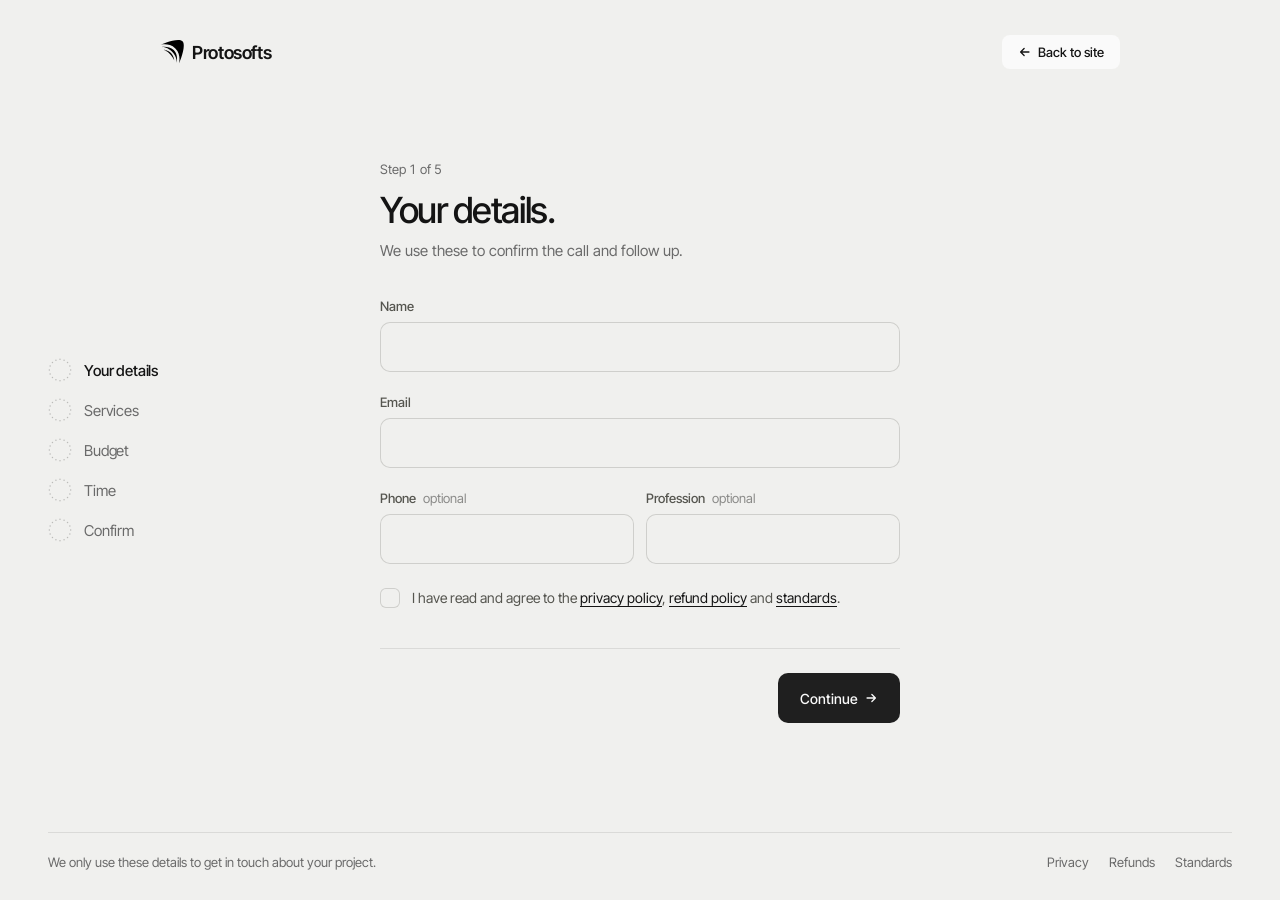
<file: book.html>
<!doctype html>
<html lang="en">
<head>
  <meta charset="utf-8">
  <meta name="viewport" content="width=device-width, initial-scale=1">
  <title>Book a call | Protosofts</title>
  <link rel="icon" type="image/svg+xml" href="static/img/favicon.svg">
  <meta name="description" content="Tell us about your project and pick a time for a call with Protosofts.">

  <link rel="preconnect" href="https://fonts.googleapis.com">
  <link rel="preconnect" href="https://fonts.gstatic.com" crossorigin>
  <link href="https://fonts.googleapis.com/css2?family=Inter+Tight:wght@400;500;600&display=swap" rel="stylesheet">

  <link rel="stylesheet" href="static/css/main.css">
  <link rel="stylesheet" href="static/css/book.css">
  <link rel="stylesheet" href="static/css/topbar.css">
  <link rel="stylesheet" href="static/css/responsive.css">
</head>
<body class="book">
  <svg width="0" height="0" style="position:absolute" aria-hidden="true" focusable="false">
    <symbol id="ring" viewBox="0 0 36 36">
      <circle class="ring__base" cx="18" cy="18" r="16" pathLength="100"/>
      <circle class="ring__cut" cx="18" cy="18" r="16" pathLength="100"/>
      <circle class="ring__arc" cx="18" cy="18" r="16" pathLength="100"/>
    </symbol>
  </svg>

  <header class="book__top">
    <script src="static/js/navbar.js" data-variant="page"></script>
  </header>

  <!-- Progress: a ring per step. The current ring is dotted and a solid arc grows around it as the step is filled in,
       a step you have passed gets a check (the arc still shows how much was really filled), upcoming steps are gray and dotted.
       Steps you have already reached are buttons, so you can go back. On desktop this sits at the left of the screen,
       vertically centered; on smaller screens it moves to the top. (static/js/booking.js) -->
  <nav class="rail" aria-label="Progress">
    <ol class="rail__steps">
      <li class="rail__step is-current">
        <button class="rail__btn" type="button" data-goto="0" aria-current="step">
          <span class="ring" aria-hidden="true"><svg class="ring__svg" viewBox="0 0 36 36"><use href="#ring"></use></svg><span class="ring__no">1</span><svg class="ring__check" viewBox="0 0 24 24"><path d="M20 6 9 17l-5-5"/></svg></span>
          <span class="rail__label">Your details</span>
        </button>
      </li>
      <li class="rail__step is-next">
        <button class="rail__btn" type="button" data-goto="1" disabled>
          <span class="ring" aria-hidden="true"><svg class="ring__svg" viewBox="0 0 36 36"><use href="#ring"></use></svg><span class="ring__no">2</span><svg class="ring__check" viewBox="0 0 24 24"><path d="M20 6 9 17l-5-5"/></svg></span>
          <span class="rail__label">Services</span>
        </button>
      </li>
      <li class="rail__step is-later">
        <button class="rail__btn" type="button" data-goto="2" disabled>
          <span class="ring" aria-hidden="true"><svg class="ring__svg" viewBox="0 0 36 36"><use href="#ring"></use></svg><span class="ring__no">3</span><svg class="ring__check" viewBox="0 0 24 24"><path d="M20 6 9 17l-5-5"/></svg></span>
          <span class="rail__label">Budget</span>
        </button>
      </li>
      <li class="rail__step is-later">
        <button class="rail__btn" type="button" data-goto="3" disabled>
          <span class="ring" aria-hidden="true"><svg class="ring__svg" viewBox="0 0 36 36"><use href="#ring"></use></svg><span class="ring__no">4</span><svg class="ring__check" viewBox="0 0 24 24"><path d="M20 6 9 17l-5-5"/></svg></span>
          <span class="rail__label">Time</span>
        </button>
      </li>
      <li class="rail__step is-later">
        <button class="rail__btn" type="button" data-goto="4" disabled>
          <span class="ring" aria-hidden="true"><svg class="ring__svg" viewBox="0 0 36 36"><use href="#ring"></use></svg><span class="ring__no">5</span><svg class="ring__check" viewBox="0 0 24 24"><path d="M20 6 9 17l-5-5"/></svg></span>
          <span class="rail__label">Confirm</span>
        </button>
      </li>
    </ol>
  </nav>

  <main class="book__main">
    <!-- To receive bookings, put a form endpoint in data-endpoint (for example a Formspree or Web3Forms URL).
         Each booking is sent to it as JSON. See static/js/booking.js. -->
    <form class="booking" id="booking" novalidate data-endpoint="https://script.google.com/macros/s/AKfycbww0EXFezFsXBDr07zxrYTepX_zZsKtabQNkqiAQvaUoEO_w1aq3YKmmoJ9x-L64VoHyg/exec" data-availability="https://script.google.com/macros/s/AKfycbww0EXFezFsXBDr07zxrYTepX_zZsKtabQNkqiAQvaUoEO_w1aq3YKmmoJ9x-L64VoHyg/exec">
      <noscript><p class="form-error">Please turn on JavaScript to book a call.</p></noscript>

      <!-- Step 1: details -->
      <section class="panel" data-panel="0" aria-labelledby="h-details">
        <header class="panel__head">
          <p class="panel__eyebrow">Step 1 of 5</p>
          <h1 class="book__h" id="h-details" tabindex="-1">Your details.</h1>
          <p class="book__sub">We use these to confirm the call and follow up.</p>
        </header>

        <div class="fields">
          <div class="field">
            <label class="field__label" for="f-name">Name</label>
            <input class="field__input" id="f-name" name="name" type="text" autocomplete="name" enterkeyhint="next" aria-describedby="e-name">
            <p class="field__error" id="e-name" aria-live="polite" hidden></p>
          </div>
          <div class="field">
            <label class="field__label" for="f-email">Email</label>
            <input class="field__input" id="f-email" name="email" type="email" inputmode="email" autocomplete="email" enterkeyhint="next" aria-describedby="e-email">
            <p class="field__error" id="e-email" aria-live="polite" hidden></p>
          </div>
          <div class="fields__row">
            <div class="field">
              <label class="field__label" for="f-phone">Phone <span class="field__opt">optional</span></label>
              <input class="field__input" id="f-phone" name="phone" type="tel" inputmode="tel" autocomplete="tel" enterkeyhint="next" aria-describedby="e-phone">
              <p class="field__error" id="e-phone" aria-live="polite" hidden></p>
            </div>
            <div class="field">
              <label class="field__label" for="f-profession">Profession <span class="field__opt">optional</span></label>
              <input class="field__input" id="f-profession" name="profession" type="text" autocomplete="organization-title" enterkeyhint="done">
            </div>
          </div>
        </div>
        <div class="agree">
          <label class="check" for="f-agree">
            <input class="check__input" type="checkbox" id="f-agree" name="agree" aria-describedby="e-agree">
            <span class="check__box" aria-hidden="true"><svg viewBox="0 0 24 24"><path d="M20 6 9 17l-5-5"/></svg></span>
            <span class="check__text">I have read and agree to the <a href="privacy.html" target="_blank" rel="noopener">privacy policy</a>, <a href="refunds.html" target="_blank" rel="noopener">refund policy</a> and <a href="standards.html" target="_blank" rel="noopener">standards</a>.</span>
          </label>
          <p class="field__error" id="e-agree" aria-live="polite" hidden></p>
        </div>
        <div class="hp" aria-hidden="true"><label>Website <input type="text" name="website" tabindex="-1" autocomplete="off"></label></div>

        <footer class="panel__foot">
          <button class="btn btn--dark btn--lg" type="submit">Continue <svg class="btn__arrow" viewBox="0 0 16 16" aria-hidden="true"><path d="M3.5 8h9M9 4l4 4-4 4"/></svg></button>
        </footer>
      </section>

      <!-- Step 2: services -->
      <section class="panel" data-panel="1" aria-labelledby="h-services" hidden>
        <header class="panel__head">
          <p class="panel__eyebrow">Step 2 of 5</p>
          <h1 class="book__h" id="h-services" tabindex="-1">What do you need?</h1>
          <p class="book__sub">Pick everything that applies.</p>
        </header>

        <fieldset class="group" aria-describedby="e-services">
          <legend class="field__label">Services <span class="field__opt">select all that apply</span></legend>
          <div class="opts">
            <label class="opt"><input type="checkbox" name="service" value="Launch Package"><span class="opt__box" aria-hidden="true"><svg viewBox="0 0 24 24"><path d="M20 6 9 17l-5-5"/></svg></span><span class="opt__text">Launch Package</span></label>
            <label class="opt"><input type="checkbox" name="service" value="Website"><span class="opt__box" aria-hidden="true"><svg viewBox="0 0 24 24"><path d="M20 6 9 17l-5-5"/></svg></span><span class="opt__text">Website</span></label>
            <label class="opt"><input type="checkbox" name="service" value="Branding"><span class="opt__box" aria-hidden="true"><svg viewBox="0 0 24 24"><path d="M20 6 9 17l-5-5"/></svg></span><span class="opt__text">Branding</span></label>
            <label class="opt"><input type="checkbox" name="service" value="Web design"><span class="opt__box" aria-hidden="true"><svg viewBox="0 0 24 24"><path d="M20 6 9 17l-5-5"/></svg></span><span class="opt__text">Web design</span></label>
            <label class="opt"><input type="checkbox" name="service" value="Automation"><span class="opt__box" aria-hidden="true"><svg viewBox="0 0 24 24"><path d="M20 6 9 17l-5-5"/></svg></span><span class="opt__text">Automation</span></label>
            <label class="opt"><input type="checkbox" name="service" value="Marketing"><span class="opt__box" aria-hidden="true"><svg viewBox="0 0 24 24"><path d="M20 6 9 17l-5-5"/></svg></span><span class="opt__text">Marketing</span></label>
          </div>
          <p class="field__error" id="e-services" aria-live="polite" hidden></p>
        </fieldset>

        <footer class="panel__foot">
          <button class="btn btn--ghost btn--lg" type="button" data-back><svg class="btn__arrow" viewBox="0 0 16 16" aria-hidden="true"><path d="M12.5 8h-9M7 4 3 8l4 4"/></svg> Back</button>
          <button class="btn btn--dark btn--lg" type="submit">Continue <svg class="btn__arrow" viewBox="0 0 16 16" aria-hidden="true"><path d="M3.5 8h9M9 4l4 4-4 4"/></svg></button>
        </footer>
      </section>

      <!-- Step 3: budget -->
      <section class="panel" data-panel="2" aria-labelledby="h-budget" hidden>
        <header class="panel__head">
          <p class="panel__eyebrow">Step 3 of 5</p>
          <h1 class="book__h" id="h-budget" tabindex="-1">What&rsquo;s your budget?</h1>
          <p class="book__sub">A rough range is fine. Choose one, or enter your own amount.</p>
        </header>

        <fieldset class="group" aria-describedby="e-budget">
          <legend class="field__label">Budget</legend>
          <!-- The ranges are filled in by booking.js in PKR or USD, following the visitor's IP country -->
          <div class="opts opts--radio" id="budget-opts"></div>
          <p class="field__error" id="e-budget" aria-live="polite" hidden></p>
        </fieldset>

        <div class="field custom" id="custom-budget" hidden>
          <label class="field__label" for="f-custom">Your budget</label>
          <div class="money">
            <span class="money__cur" id="money-cur">$</span>
            <input class="money__input" id="f-custom" name="customBudget" type="text" inputmode="numeric" autocomplete="off" aria-describedby="e-custom">
          </div>
          <p class="field__error" id="e-custom" aria-live="polite" hidden></p>
        </div>

        <footer class="panel__foot">
          <button class="btn btn--ghost btn--lg" type="button" data-back><svg class="btn__arrow" viewBox="0 0 16 16" aria-hidden="true"><path d="M12.5 8h-9M7 4 3 8l4 4"/></svg> Back</button>
          <button class="btn btn--dark btn--lg" type="submit">Continue <svg class="btn__arrow" viewBox="0 0 16 16" aria-hidden="true"><path d="M3.5 8h9M9 4l4 4-4 4"/></svg></button>
        </footer>
      </section>

      <!-- Step 4: pick a time for the call (built by static/js/calendar.js) -->
      <section class="panel panel--wide" data-panel="3" aria-labelledby="h-time" hidden>
        <header class="panel__head">
          <p class="panel__eyebrow">Step 4 of 5</p>
          <h1 class="book__h" id="h-time" tabindex="-1">Pick a time.</h1>
          <p class="book__sub">Choose a day and a time for the call.</p>
        </header>

        <div class="cal" id="cal">
          <!-- left: the month -->
          <div class="cal__left">
            <div class="cal__bar">
              <h2 class="cal__month" id="cal-month" aria-live="polite"></h2>
              <div class="cal__nav">
                <button class="cal__navbtn" type="button" id="cal-prev" aria-label="Previous month"><svg viewBox="0 0 16 16" aria-hidden="true"><path d="M10 3.5 5.5 8l4.5 4.5"/></svg></button>
                <button class="cal__navbtn" type="button" id="cal-next" aria-label="Next month"><svg viewBox="0 0 16 16" aria-hidden="true"><path d="M6 3.5 10.5 8 6 12.5"/></svg></button>
              </div>
            </div>
            <div class="cal__week" aria-hidden="true"><span>Mon</span><span>Tue</span><span>Wed</span><span>Thu</span><span>Fri</span><span>Sat</span><span>Sun</span></div>
            <div class="cal__grid" id="cal-grid"></div>
          </div>

          <!-- right (below on small screens): the times for the picked day, as a list or on a sliding ruler -->
          <div class="cal__times" id="cal-times">
            <p class="cal__hint" id="cal-hint">Pick a day to see the free times.</p>
            <div class="cal__head" id="cal-head" hidden>
              <p class="cal__when" id="cal-when"></p>
              <div class="cal__mode" role="group" aria-label="How to pick the time">
                <button type="button" class="cal__modebtn" data-mode="list" aria-pressed="true">List</button>
                <button type="button" class="cal__modebtn" data-mode="slide" aria-pressed="false">Slide</button>
              </div>
            </div>
            <div class="cal__slots" id="cal-slots" hidden></div>
            <div class="cal__ruler" id="cal-ruler" hidden></div>
          </div>

          <p class="cal__status" id="cal-status" aria-live="polite" hidden></p>
          <p class="cal__tz" id="cal-tz"></p>
        </div>
        <p class="field__error" id="e-time" aria-live="polite" hidden></p>

        <footer class="panel__foot">
          <button class="btn btn--ghost btn--lg" type="button" data-back><svg class="btn__arrow" viewBox="0 0 16 16" aria-hidden="true"><path d="M12.5 8h-9M7 4 3 8l4 4"/></svg> Back</button>
          <button class="btn btn--dark btn--lg" type="submit">Continue <svg class="btn__arrow" viewBox="0 0 16 16" aria-hidden="true"><path d="M3.5 8h9M9 4l4 4-4 4"/></svg></button>
        </footer>
      </section>

      <!-- Step 5: confirm -->
      <section class="panel" data-panel="4" aria-labelledby="h-confirm" hidden>
        <header class="panel__head">
          <p class="panel__eyebrow">Step 5 of 5</p>
          <h1 class="book__h" id="h-confirm" tabindex="-1">Check and confirm.</h1>
          <p class="book__sub">Review your details and add anything else we should know.</p>
        </header>

        <dl class="summary" id="summary"></dl>

        <div class="fields">
          <div class="field">
            <label class="field__label" for="f-note">Anything else? <span class="field__opt">optional</span></label>
            <textarea class="field__input field__input--area" id="f-note" name="note" rows="3"></textarea>
          </div>
        </div>
        <p class="form-error" id="e-submit" aria-live="polite" hidden></p>

        <footer class="panel__foot">
          <button class="btn btn--ghost btn--lg" type="button" data-back><svg class="btn__arrow" viewBox="0 0 16 16" aria-hidden="true"><path d="M12.5 8h-9M7 4 3 8l4 4"/></svg> Back</button>
          <button class="btn btn--dark btn--lg" type="submit" id="submit">Complete booking</button>
        </footer>
      </section>

      <!-- Done: the five step rings fly in from the left and land as one black tile with a check (booking.js, book.css) -->
      <section class="panel panel--done" data-panel="done" aria-labelledby="h-done" hidden>
        <div class="mark" aria-hidden="true"><svg viewBox="0 0 32 32"><path d="M8.5 16.6 13.7 21.8 23.5 10.4" pathLength="100"/></svg></div>

        <header class="done__head done__rise" style="--d:.1s">
          <h1 class="book__h" id="h-done" tabindex="-1">You&rsquo;re booked.</h1>
          <p class="book__sub" id="done-text"></p>
        </header>

        <div class="done__card done__rise" style="--d:.25s">
          <span class="done__zone" id="done-zone"></span>
          <p class="done__time" id="done-time"></p>
          <p class="done__day" id="done-day"></p>
        </div>

        <p class="done__meta done__rise" id="done-meta" style="--d:.4s"></p>

        <footer class="done__foot done__rise" style="--d:.5s">
          <a class="btn btn--dark btn--lg" href="index.html">Back to site</a>
        </footer>
      </section>
    </form>
  </main>

  <footer class="book__foot">
    <p class="book__foot-note">We only use these details to get in touch about your project.</p>
    <nav class="book__foot-nav" aria-label="Policies">
      <a href="privacy.html">Privacy</a>
      <a href="refunds.html">Refunds</a>
      <a href="standards.html">Standards</a>
    </nav>
  </footer>

  <script src="static/js/geo.js" defer></script>
  <script src="static/js/topbar.js" defer></script>
  <script src="static/js/calendar.js" defer></script>
  <script src="static/js/booking.js" defer></script>
</body>
</html>
</file>
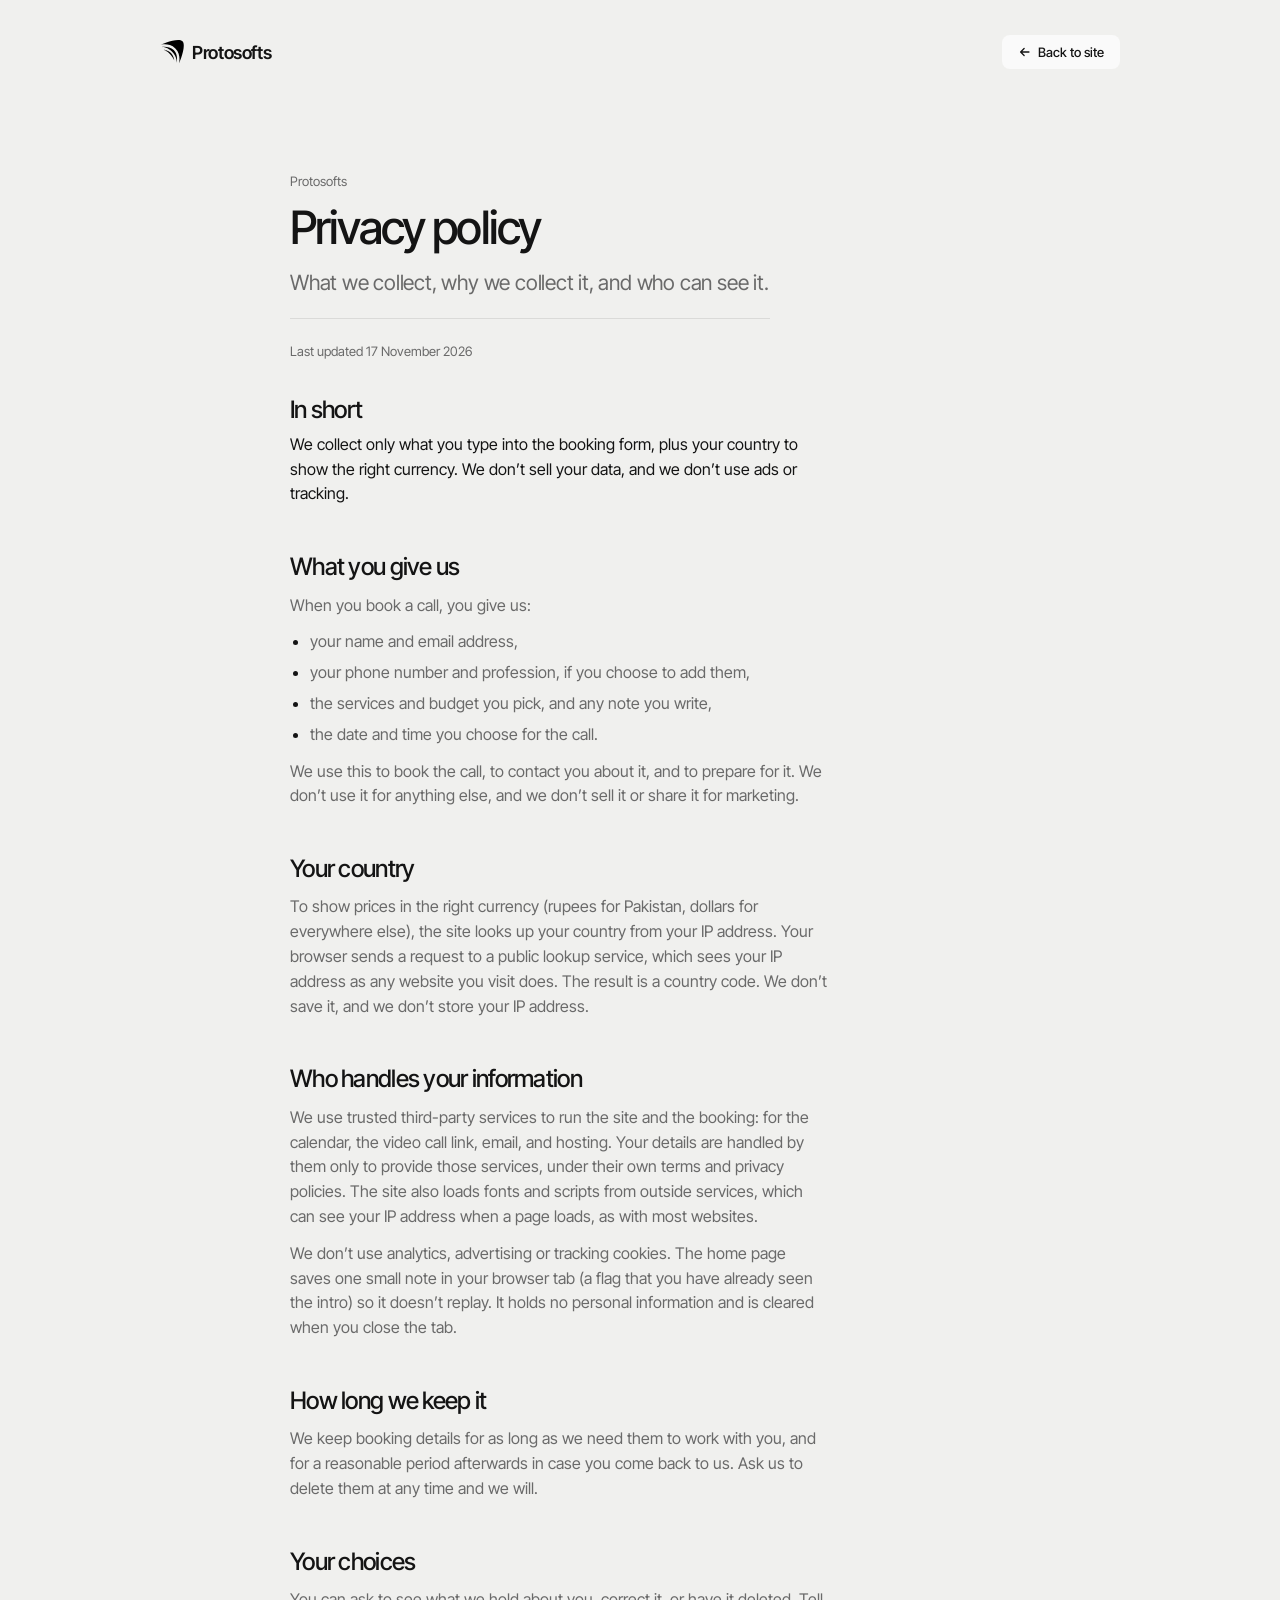
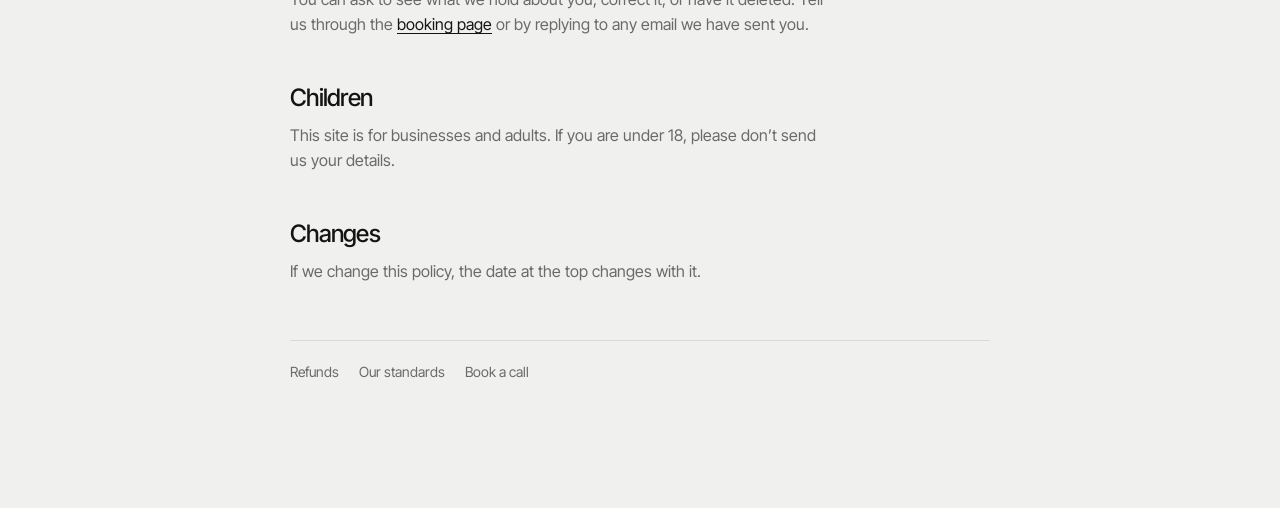
<file: privacy.html>
<!doctype html>
<html lang="en">
<head>
  <meta charset="utf-8">
  <meta name="viewport" content="width=device-width, initial-scale=1">
  <title>Privacy policy | Protosofts</title>
  <link rel="icon" type="image/svg+xml" href="static/img/favicon.svg">
  <meta name="description" content="What we collect, why we collect it, and who can see it.">

  <link rel="preconnect" href="https://fonts.googleapis.com">
  <link rel="preconnect" href="https://fonts.gstatic.com" crossorigin>
  <link href="https://fonts.googleapis.com/css2?family=Inter+Tight:wght@400;500;600&display=swap" rel="stylesheet">

  <link rel="stylesheet" href="static/css/main.css">
  <link rel="stylesheet" href="static/css/legal.css">
  <link rel="stylesheet" href="static/css/topbar.css">
  <link rel="stylesheet" href="static/css/responsive.css">
</head>
<body>

  <div class="legal-top">
    <script src="static/js/navbar.js" data-variant="page"></script>
  </div>

  <main class="legal">
    <div class="legal__inner">
      <span class="legal__eyebrow">Protosofts</span>
      <h1 class="legal__title">Privacy policy</h1>
      <p class="legal__lead">What we collect, why we collect it, and who can see it.</p>
      <p class="legal__updated">Last updated 17 November 2026</p>
      <div class="legal__sum"><h2>In short</h2><p>We collect only what you type into the booking form, plus your country to show the right currency. We don’t sell your data, and we don’t use ads or tracking.</p></div>

      <h2>What you give us</h2>
      <p>When you book a call, you give us:</p>
      <ul>
        <li>your name and email address,</li>
        <li>your phone number and profession, if you choose to add them,</li>
        <li>the services and budget you pick, and any note you write,</li>
        <li>the date and time you choose for the call.</li>
      </ul>
      <p>We use this to book the call, to contact you about it, and to prepare for it. We don’t use it for anything else, and we don’t sell it or share it for marketing.</p>

      <h2>Your country</h2>
      <p>To show prices in the right currency (rupees for Pakistan, dollars for everywhere else), the site looks up your country from your IP address. Your browser sends a request to a public lookup service, which sees your IP address as any website you visit does. The result is a country code. We don’t save it, and we don’t store your IP address.</p>

      <h2>Who handles your information</h2>
      <p>We use trusted third-party services to run the site and the booking: for the calendar, the video call link, email, and hosting. Your details are handled by them only to provide those services, under their own terms and privacy policies. The site also loads fonts and scripts from outside services, which can see your IP address when a page loads, as with most websites.</p>
      <p>We don’t use analytics, advertising or tracking cookies. The home page saves one small note in your browser tab (a flag that you have already seen the intro) so it doesn’t replay. It holds no personal information and is cleared when you close the tab.</p>

      <h2>How long we keep it</h2>
      <p>We keep booking details for as long as we need them to work with you, and for a reasonable period afterwards in case you come back to us. Ask us to delete them at any time and we will.</p>

      <h2>Your choices</h2>
      <p>You can ask to see what we hold about you, correct it, or have it deleted. Tell us through the <a href="book.html">booking page</a> or by replying to any email we have sent you.</p>

      <h2>Children</h2>
      <p>This site is for businesses and adults. If you are under 18, please don’t send us your details.</p>

      <h2>Changes</h2>
      <p>If we change this policy, the date at the top changes with it.</p>

      <nav class="legal__more" aria-label="More policies"><a href="refunds.html">Refunds</a><a href="standards.html">Our standards</a><a href="book.html">Book a call</a></nav>
    </div>
  </main>
  <script src="static/js/topbar.js" defer></script>
</body>
</html>
</file>
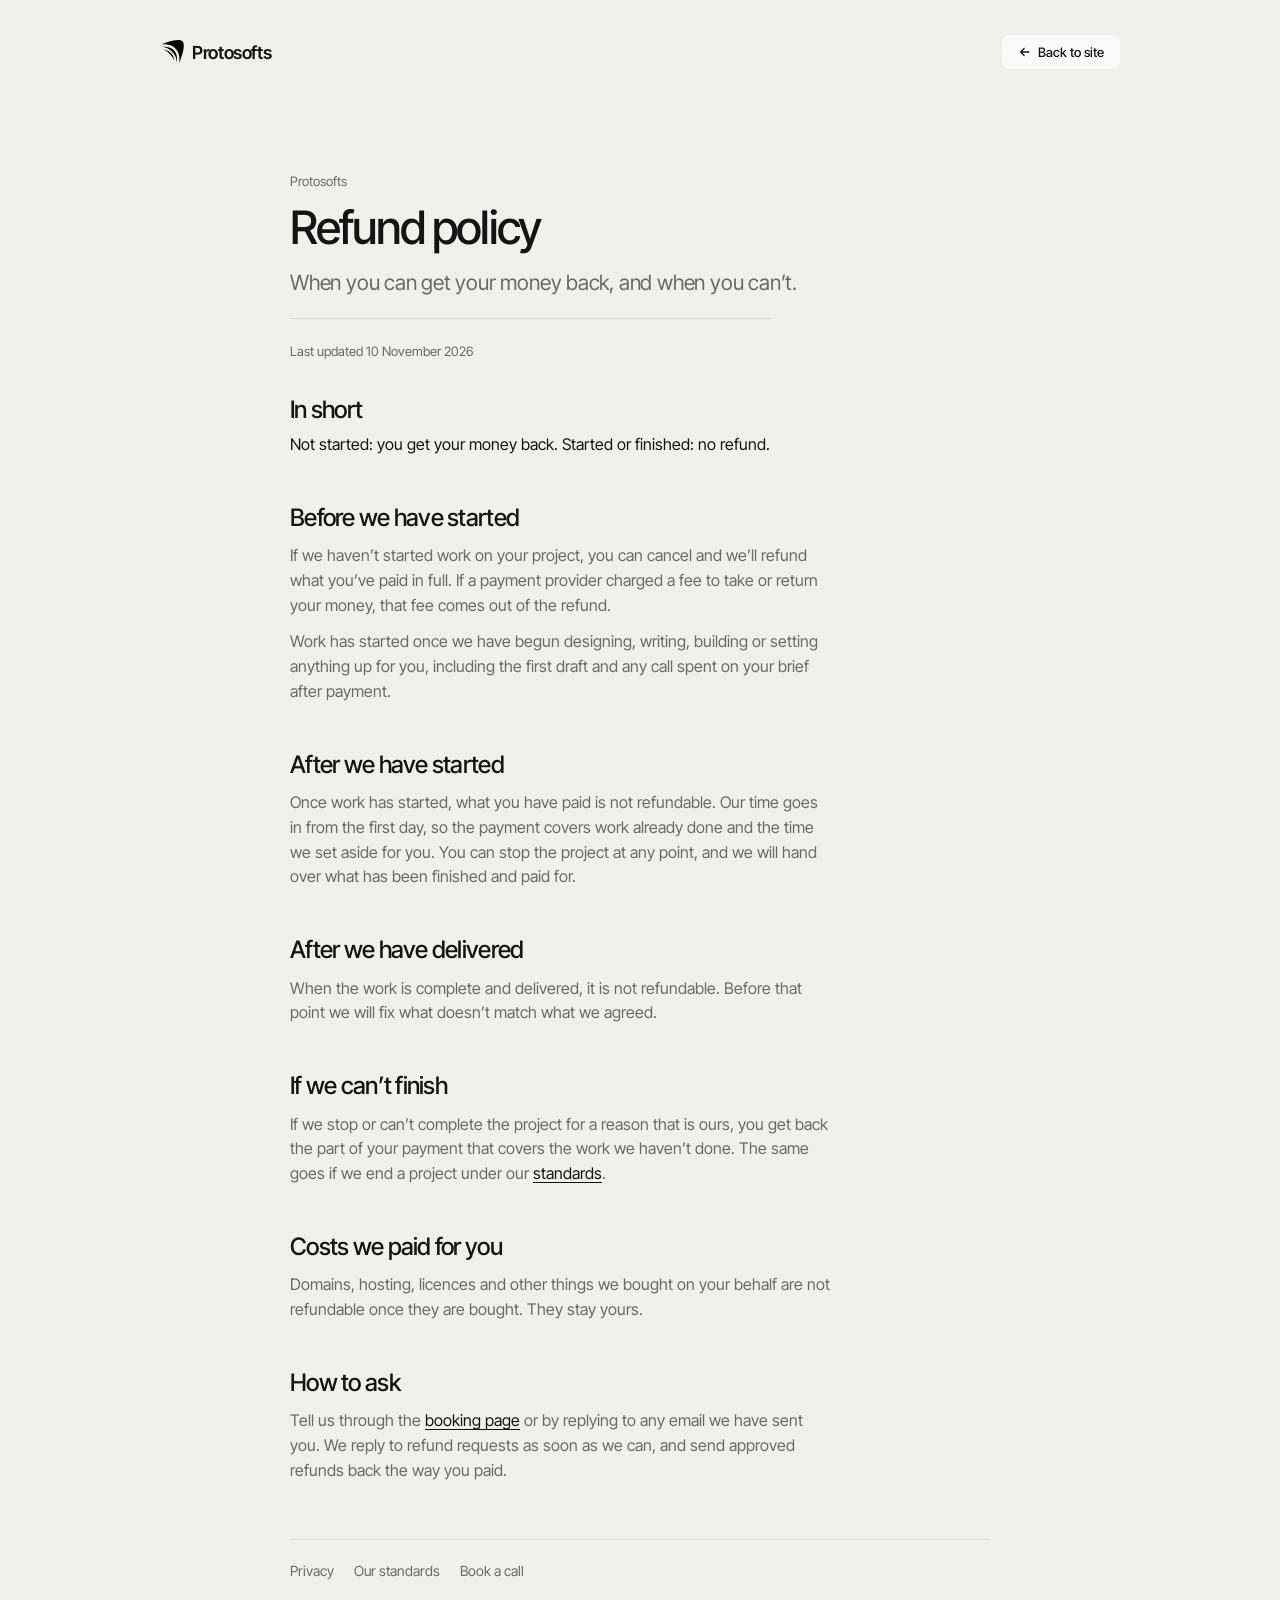
<file: refunds.html>
<!doctype html>
<html lang="en">
<head>
  <meta charset="utf-8">
  <meta name="viewport" content="width=device-width, initial-scale=1">
  <title>Refund policy | Protosofts</title>
  <link rel="icon" type="image/svg+xml" href="static/img/favicon.svg">
  <meta name="description" content="When you can get your money back, and when you can’t.">

  <link rel="preconnect" href="https://fonts.googleapis.com">
  <link rel="preconnect" href="https://fonts.gstatic.com" crossorigin>
  <link href="https://fonts.googleapis.com/css2?family=Inter+Tight:wght@400;500;600&display=swap" rel="stylesheet">

  <link rel="stylesheet" href="static/css/main.css">
  <link rel="stylesheet" href="static/css/legal.css">
  <link rel="stylesheet" href="static/css/topbar.css">
  <link rel="stylesheet" href="static/css/responsive.css">
</head>
<body>

  <div class="legal-top">
    <script src="static/js/navbar.js" data-variant="page"></script>
  </div>

  <main class="legal">
    <div class="legal__inner">
      <span class="legal__eyebrow">Protosofts</span>
      <h1 class="legal__title">Refund policy</h1>
      <p class="legal__lead">When you can get your money back, and when you can’t.</p>
      <p class="legal__updated">Last updated 10 November 2026</p>
      <div class="legal__sum"><h2>In short</h2><p>Not started: you get your money back. Started or finished: no refund.</p></div>

      <h2>Before we have started</h2>
      <p>If we haven’t started work on your project, you can cancel and we’ll refund what you’ve paid in full. If a payment provider charged a fee to take or return your money, that fee comes out of the refund.</p>
      <p>Work has started once we have begun designing, writing, building or setting anything up for you, including the first draft and any call spent on your brief after payment.</p>

      <h2>After we have started</h2>
      <p>Once work has started, what you have paid is not refundable. Our time goes in from the first day, so the payment covers work already done and the time we set aside for you. You can stop the project at any point, and we will hand over what has been finished and paid for.</p>

      <h2>After we have delivered</h2>
      <p>When the work is complete and delivered, it is not refundable. Before that point we will fix what doesn’t match what we agreed.</p>

      <h2>If we can’t finish</h2>
      <p>If we stop or can’t complete the project for a reason that is ours, you get back the part of your payment that covers the work we haven’t done. The same goes if we end a project under our <a href="standards.html">standards</a>.</p>

      <h2>Costs we paid for you</h2>
      <p>Domains, hosting, licences and other things we bought on your behalf are not refundable once they are bought. They stay yours.</p>

      <h2>How to ask</h2>
      <p>Tell us through the <a href="book.html">booking page</a> or by replying to any email we have sent you. We reply to refund requests as soon as we can, and send approved refunds back the way you paid.</p>

      <nav class="legal__more" aria-label="More policies"><a href="privacy.html">Privacy</a><a href="standards.html">Our standards</a><a href="book.html">Book a call</a></nav>
    </div>
  </main>
  <script src="static/js/topbar.js" defer></script>
</body>
</html>
</file>
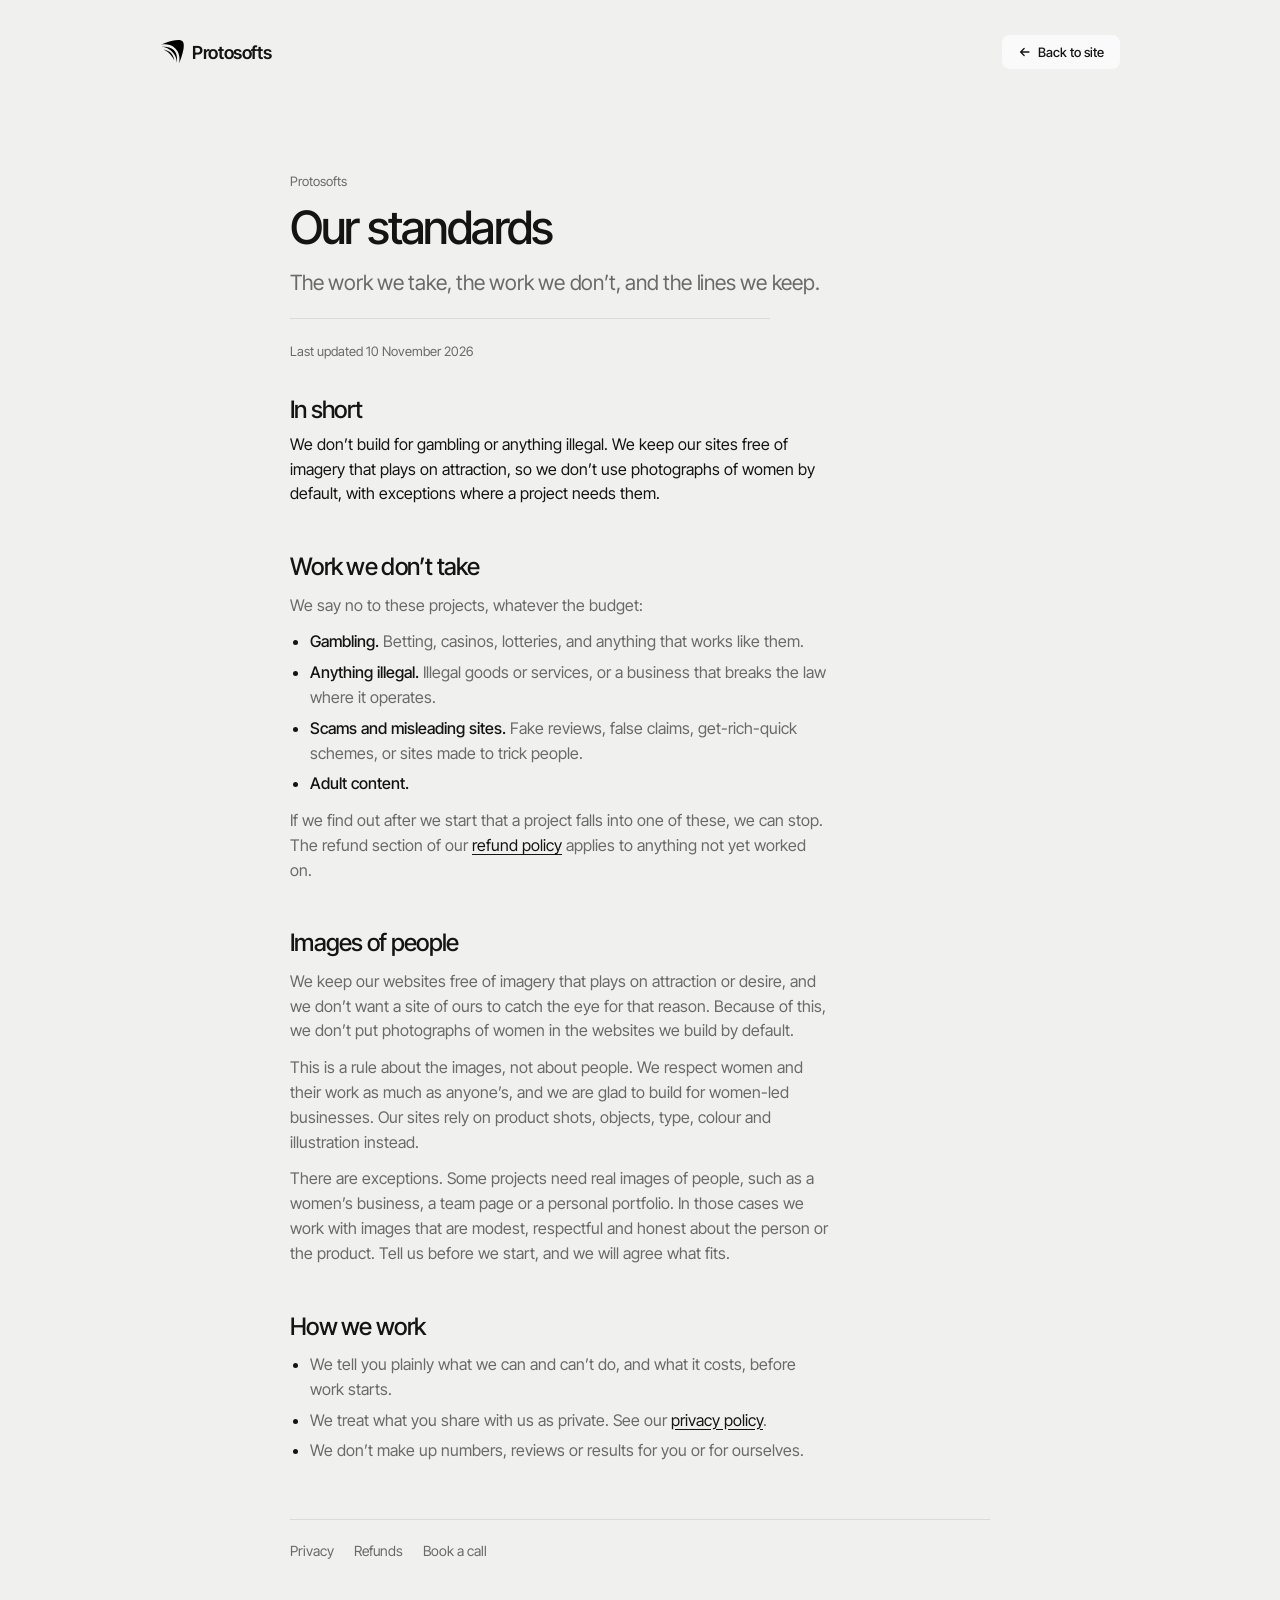
<file: standards.html>
<!doctype html>
<html lang="en">
<head>
  <meta charset="utf-8">
  <meta name="viewport" content="width=device-width, initial-scale=1">
  <title>Our standards | Protosofts</title>
  <link rel="icon" type="image/svg+xml" href="static/img/favicon.svg">
  <meta name="description" content="The work we take, the work we don’t, and the lines we keep.">

  <link rel="preconnect" href="https://fonts.googleapis.com">
  <link rel="preconnect" href="https://fonts.gstatic.com" crossorigin>
  <link href="https://fonts.googleapis.com/css2?family=Inter+Tight:wght@400;500;600&display=swap" rel="stylesheet">

  <link rel="stylesheet" href="static/css/main.css">
  <link rel="stylesheet" href="static/css/legal.css">
  <link rel="stylesheet" href="static/css/topbar.css">
  <link rel="stylesheet" href="static/css/responsive.css">
</head>
<body>

  <div class="legal-top">
    <script src="static/js/navbar.js" data-variant="page"></script>
  </div>

  <main class="legal">
    <div class="legal__inner">
      <span class="legal__eyebrow">Protosofts</span>
      <h1 class="legal__title">Our standards</h1>
      <p class="legal__lead">The work we take, the work we don’t, and the lines we keep.</p>
      <p class="legal__updated">Last updated 10 November 2026</p>
      <div class="legal__sum"><h2>In short</h2><p>We don’t build for gambling or anything illegal. We keep our sites free of imagery that plays on attraction, so we don’t use photographs of women by default, with exceptions where a project needs them.</p></div>

      <h2>Work we don’t take</h2>
      <p>We say no to these projects, whatever the budget:</p>
      <ul>
        <li><strong>Gambling.</strong> Betting, casinos, lotteries, and anything that works like them.</li>
        <li><strong>Anything illegal.</strong> Illegal goods or services, or a business that breaks the law where it operates.</li>
        <li><strong>Scams and misleading sites.</strong> Fake reviews, false claims, get-rich-quick schemes, or sites made to trick people.</li>
        <li><strong>Adult content.</strong></li>
      </ul>
      <p>If we find out after we start that a project falls into one of these, we can stop. The refund section of our <a href="refunds.html">refund policy</a> applies to anything not yet worked on.</p>

      <h2>Images of people</h2>
      <p>We keep our websites free of imagery that plays on attraction or desire, and we don&rsquo;t want a site of ours to catch the eye for that reason. Because of this, we don&rsquo;t put photographs of women in the websites we build by default.</p>
      <p>This is a rule about the images, not about people. We respect women and their work as much as anyone&rsquo;s, and we are glad to build for women-led businesses. Our sites rely on product shots, objects, type, colour and illustration instead.</p>
      <p>There are exceptions. Some projects need real images of people, such as a women&rsquo;s business, a team page or a personal portfolio. In those cases we work with images that are modest, respectful and honest about the person or the product. Tell us before we start, and we will agree what fits.</p>

      <h2>How we work</h2>
      <ul>
        <li>We tell you plainly what we can and can’t do, and what it costs, before work starts.</li>
        <li>We treat what you share with us as private. See our <a href="privacy.html">privacy policy</a>.</li>
        <li>We don’t make up numbers, reviews or results for you or for ourselves.</li>
      </ul>

      <nav class="legal__more" aria-label="More policies"><a href="privacy.html">Privacy</a><a href="refunds.html">Refunds</a><a href="book.html">Book a call</a></nav>
    </div>
  </main>
  <script src="static/js/topbar.js" defer></script>
</body>
</html>
</file>
<file: static/css/main.css>
/* ---------- Tokens ---------- */
:root {
  --bg: #f0f0ee;
  --surface: #fafafa;
  --ink: #141414;
  --ink-muted: #6a6a6a;
  --btn-dark: #1f1f1f;

  --font-sans: "Inter Tight", system-ui, -apple-system, sans-serif;

  --line: rgba(20, 20, 20, .1);

  --radius: 8px;
  --content-width: 700px;
  --services-width: 960px;
}

/* ---------- Base ---------- */
*, *::before, *::after { box-sizing: border-box; }

html, body { margin: 0; }
html { scroll-behavior: smooth; }

/* No grey/blue flash when something is tapped on a phone; keyboard focus rings are unaffected */
* { -webkit-tap-highlight-color: transparent; }
a, button, label, summary { touch-action: manipulation; }

/* Selected text uses the theme's ink instead of the browser's blue (inverted on the dark cards and buttons) */
::selection { background: var(--ink); color: #fafafa; }
.builder__card ::selection, .cta__card ::selection, .btn--dark ::selection, .btn--dark::selection { background: #fafafa; color: var(--ink); }

body {
  background: var(--bg);
  color: var(--ink);
  font-family: var(--font-sans);
  -webkit-font-smoothing: antialiased;
  text-rendering: optimizeLegibility;
}

a { color: inherit; }

/* Shared column used by every section */
.column {
  width: 100%;
  max-width: var(--content-width);
  display: flex;
  flex-direction: column;
  gap: 22px;
}

/* ---------- Layout ---------- */
.page {
  display: flex;
  flex-direction: column;
  padding: 24px clamp(20px, 4vw, 48px) 0;
}

/* Desktop/tablet: the hero fills the screen, so services starts on its own below the fold */
@media (min-width: 561px) {
  .page { min-height: min(100vh, 1100px); min-height: min(100svh, 1100px); padding-bottom: 48px; }   /* the hero is one screen tall, but never more than 1100px on tall screens */
  .page .hero { padding: 0; }
}

/* ---------- Nav ---------- */
.nav {
  display: flex;
  align-items: center;
  justify-content: space-between;
  gap: 16px;
}

/* The bar at the top of the secondary pages (booking, policies, case study): the same as the home page bar,
   as wide as the content, 56px tall, in the same place */
.book__top .nav, .legal-top .nav, .case-top .nav { width: 100%; max-width: var(--services-width); min-height: 56px; margin: 0 auto; }
.book__top .btn--sm, .legal-top .btn--sm, .case-top .btn--sm { min-height: 34px; }

.brand {
  display: inline-flex;
  align-items: center;
  gap: 8px;
  text-decoration: none;
  font-size: 18px;
  font-weight: 600;
  letter-spacing: -0.02em;
}

.brand__mark {
  display: block;
  width: 24px;
  height: 24px;
  object-fit: contain;
}

/* ---------- Hero ---------- */
.hero {
  flex-grow: 1;
  display: flex;
  align-items: center;
  justify-content: center;
  padding: clamp(72px, 15vh, 160px) 0 0;
}

.hero__title {
  margin: 0;
  font-weight: 500;
  font-size: clamp(26px, 3.2vw, 38px);
  line-height: 1.05;
  letter-spacing: -0.04em;
}

.muted { color: var(--ink-muted); }

.lead {
  margin: 0;
  font-size: clamp(17px, 1.8vw, 21px);
  line-height: 1.3;
  letter-spacing: -0.01em;
  color: var(--ink-muted);
}

.lead .hl { color: var(--ink); }

.hero__actions {
  display: flex;
  flex-wrap: wrap;
  gap: 8px;
}

/* ---------- Buttons (flat, no shadows) ---------- */
.btn {
  display: inline-flex;
  align-items: center;
  justify-content: center;
  gap: 6px;
  min-height: 34px;
  min-width: 112px;
  padding: 0 22px;
  border-radius: var(--radius);
  font-size: 14px;
  font-weight: 500;
  text-decoration: none;
  transition: background-color .18s ease, color .18s ease;
}

/* Real <button> elements (forms) must look exactly like the link buttons: no default border, same font */
button.btn { border: 0; font-family: inherit; cursor: pointer; -webkit-appearance: none; appearance: none; }

.btn:focus-visible {
  outline: 2px solid var(--ink);
  outline-offset: 2px;
}

.btn--sm {
  min-height: 32px;
  min-width: 0;
  padding: 0 16px;
  font-size: 13px;
}

/* Arrows are drawn SVG icons, never text characters */
.btn__arrow {
  flex: none;
  width: 14px;
  height: 14px;
  fill: none;
  stroke: currentColor;
  stroke-width: 1.5;
  stroke-linecap: round;
  stroke-linejoin: round;
}

.btn--lg { min-height: 40px; border-radius: 10px; }
.btn--light { background: var(--surface); color: var(--ink); }
.btn--light:hover { background: #fff; }

.btn--dark { background: var(--btn-dark); color: #fafafa; }
.btn--dark:hover { background: #000; }

/* Desktop: the hero buttons are the same size as the case-study button (40px tall, 10px radius) */
@media (min-width: 801px) {
  .hero__actions .btn { min-height: 40px; border-radius: 10px; }
}

/* ---------- Hero grid (canvas, drawn by static/js/hero-grid.js) ---------- */
.hero__grid {
  display: block;
  width: 100%;
  aspect-ratio: 20 / 7;   /* keep in sync with data-cols / data-rows */
}

/* ---------- Services ---------- */
.services {
  display: flex;
  justify-content: center;
  padding: 112px clamp(20px, 4vw, 48px) 128px;
}

.services__title,
.work__title {
  margin: 0;
  font-weight: 500;
  font-size: clamp(22px, 2.6vw, 30px);
  line-height: 1.1;
  letter-spacing: -0.035em;
}

/* Services use a wider column than the hero (no effect below ~960px) */
.services .column,
.process .column,
.work .column,
.pricing .column,
.testimonials .column,
.faq .column,
.cta .column { max-width: var(--services-width); }

/* Cards: flat rounded tiles in the same light fill as the buttons */
.cards {
  display: grid;
  grid-template-columns: repeat(2, minmax(0, 1fr));
  gap: 8px;
  margin: 0;
  padding: 0;
  list-style: none;
}

.card {
  display: flex;
  flex-direction: column;
  padding: 20px;
  border-radius: 14px;
  background: var(--surface);
}

.card__art { margin: 0 0 18px; }

.card__canvas {
  display: block;
  width: 100%;
  aspect-ratio: 7 / 4;   /* matches the 280x160 design space in illustrations.js */
}

.card__head {
  display: flex;
  align-items: center;
  justify-content: space-between;
  gap: 12px;
  margin-bottom: 6px;
}

.card__title {
  margin: 0;
  font-size: 18px;
  font-weight: 500;
  letter-spacing: -0.02em;
}

.card__num {
  flex: none;
  font-size: 13px;
  color: var(--ink-muted);
  font-variant-numeric: tabular-nums;
}

.card__desc {
  margin: 0;
  font-size: 14px;
  line-height: 1.45;
  color: var(--ink-muted);
}
</file>
<file: static/css/book.css>
/* ---------- Booking page: flat and quiet. Progress rings fixed at the left edge, one step at a time in the middle ---------- */
.book { min-height: 100vh; min-height: 100svh; display: flex; flex-direction: column; }

.book__top { padding: 24px clamp(20px, 4vw, 48px) 0; }

.book__main { flex: 1; width: 100%; max-width: 560px; margin: 0 auto; padding: clamp(40px, 9vh, 96px) 20px 80px; }

/* ----- Progress: on desktop, pinned to the left of the screen and vertically centered ----- */
.rail { position: fixed; left: clamp(20px, 4vw, 48px); top: 50%; transform: translateY(-50%); z-index: 2; }
.rail__steps { display: grid; gap: 16px; margin: 0; padding: 0; list-style: none; }

.rail__btn {
  display: flex; align-items: center; gap: 12px;
  margin: 0; padding: 0; border: 0; background: none;
  font: inherit; font-size: 15px; letter-spacing: -0.01em; color: var(--ink-muted); text-align: left;
  cursor: pointer; transition: color .3s ease;
}
.rail__btn[disabled] { cursor: default; }
.rail__btn:not([disabled]):hover .rail__label { color: var(--ink); }
.rail__btn:not([disabled]):hover .ring__base { stroke: #8f8f8d; }
.rail__btn:focus-visible { outline: 2px solid var(--ink); outline-offset: 4px; border-radius: 8px; }
.rail__step.is-current .rail__btn { color: var(--ink); font-weight: 500; }
.rail__step.is-done .rail__btn, .rail__step.is-partial .rail__btn { color: #55554f; }

/* The ring: dotted border; a solid arc fills it clockwise (--p is 0 to 1, set by booking.js) */
.ring { position: relative; flex: none; display: grid; place-items: center; width: 24px; height: 24px; }
.ring__svg { position: absolute; inset: 0; width: 100%; height: 100%; transform: rotate(-90deg); }   /* the arc starts at the top */
.ring__base { fill: none; stroke: #bbbbb9; stroke-width: 2.2; stroke-linecap: round; stroke-dasharray: 0 6.25; transition: stroke .3s ease, opacity .3s ease; }   /* 16 round dots */
.ring__cut {
  fill: none; stroke: var(--bg); stroke-width: 4.2; stroke-linecap: round; stroke-dasharray: 100;
  stroke-dashoffset: calc(100 - var(--p, 0) * 100);
  opacity: clamp(0, calc(var(--p, 0) * 60), 1);
  transition: stroke-dashoffset .5s cubic-bezier(.4, 0, .2, 1), opacity .2s ease;
}   /* clears the dots beneath the arc, so none of them peek out along its edges */
.ring__arc {
  fill: none;
  stroke: var(--ink);
  stroke-width: 2.9;
  stroke-linecap: round;
  stroke-dasharray: 100;
  stroke-dashoffset: calc(100 - var(--p, 0) * 100);
  opacity: clamp(0, calc(var(--p, 0) * 60), 1);          /* nothing at all while empty (no stray dot) */
  transition: stroke-dashoffset .5s cubic-bezier(.4, 0, .2, 1), opacity .2s ease;
}
.ring__no { display: none; }

.ring__check { position: absolute; width: 12px; height: 12px; fill: none; stroke: var(--ink); stroke-width: 3; stroke-linecap: round; stroke-linejoin: round; opacity: 0; transform: scale(.6); transition: opacity .3s ease .15s, transform .3s ease .15s; }

.is-current .ring__base { stroke: #8f8f8d; }           /* the step you are on: darker dots, black arc growing */
.is-current .ring__no { color: var(--ink); }
.is-partial .ring__base { stroke: #8f8f8d; }           /* passed, but not filled in completely: the ring stays as full as it really is, no check */
.is-partial .ring__no { color: #55554f; }
.is-done .ring__base, .is-done .ring__no { opacity: 0; }   /* filled in completely: one full solid ring and a check */
.is-done .ring__check { opacity: 1; transform: none; }

/* ----- One step at a time, straight on the page: a heading, the fields, and the buttons ----- */
.booking { width: 100%; }

.panel { animation: panel-in .4s cubic-bezier(.2, .7, .2, 1); }
.panel[hidden] { display: none; }
@keyframes panel-in { from { opacity: 0; transform: translateY(10px); } to { opacity: 1; transform: none; } }

.panel__head { margin-bottom: 36px; }
.panel__foot { display: flex; align-items: center; justify-content: space-between; gap: 8px; margin-top: 40px; padding-top: 24px; border-top: 1px solid var(--line); }
.panel__foot .btn:only-child { margin-left: auto; }
.panel__foot .btn[disabled] { opacity: .6; cursor: default; }
.btn--ghost { background: transparent; color: var(--ink); box-shadow: inset 0 0 0 1px #cfcfcc; }
.btn--ghost:hover { background: rgba(0, 0, 0, .04); }

.panel__eyebrow { margin: 0 0 14px; font-size: 13px; color: var(--ink-muted); font-variant-numeric: tabular-nums; }
.book__h { margin: 0 0 10px; font-size: clamp(28px, 3.4vw, 36px); font-weight: 500; line-height: 1.08; letter-spacing: -0.04em; }
.book__h:focus { outline: none; }
.book__sub { margin: 0; font-size: 15px; line-height: 1.5; color: var(--ink-muted); }

/* ----- Fields: no fill, a hairline border that turns black on focus ----- */
.fields { display: grid; gap: 22px; }
.fields__row { display: grid; grid-template-columns: minmax(0, 1fr) minmax(0, 1fr); gap: 12px; }

fieldset.group { min-width: 0; margin: 0; padding: 0; border: 0; }
.field__label { display: block; margin: 0 0 8px; padding: 0; font-size: 13px; font-weight: 500; color: #55554f; }
.field__opt { margin-left: 4px; font-weight: 400; color: #8a8a88; }

.field__input, .money {
  display: block;
  width: 100%;
  height: 50px;
  padding: 0 16px;
  border: 0;
  border-radius: 10px;
  background: transparent;
  box-shadow: inset 0 0 0 1px #cfcfcc;
  font: inherit;
  font-size: 15px;
  color: var(--ink);
  transition: box-shadow .18s ease;
}
.field__input::placeholder { color: #a0a09e; }
.field__input:hover, .money:hover { box-shadow: inset 0 0 0 1px #a9a9a7; }
.field__input:focus, .money:focus-within { outline: none; box-shadow: inset 0 0 0 1.5px var(--ink); }
.field__input--area { height: auto; padding: 14px 16px; line-height: 1.5; resize: vertical; min-height: 96px; }
.field__input[aria-invalid="true"], .money:has([aria-invalid="true"]) { box-shadow: inset 0 0 0 1.5px #b3261e; }

.money { display: flex; align-items: center; gap: 10px; }
.money__cur { flex: none; font-size: 15px; color: var(--ink-muted); }
.money__input { flex: 1; min-width: 0; height: 100%; padding: 0; border: 0; background: transparent; font: inherit; font-size: 15px; color: var(--ink); }
.money__input:focus { outline: none; }
.custom { margin-top: 16px; }
.custom[hidden] { display: none; }

.field__error, .form-error { margin: 8px 0 0; font-size: 13px; line-height: 1.4; color: #b3261e; }
.field__error[hidden], .form-error[hidden] { display: none; }
.form-error { margin: 20px 0 0; }

/* ----- Options: one line each. A hairline row; a picked one gets a thin black border and a filled, drawn check ----- */
.opts { display: grid; grid-template-columns: minmax(0, 1fr) minmax(0, 1fr); gap: 8px; }
.opts .opt:last-child:nth-child(odd) { grid-column: 1 / -1; }   /* an odd last option takes the whole row */

.opt {
  display: flex;
  align-items: center;
  gap: 12px;
  min-height: 50px;
  padding: 0 16px;
  border-radius: 12px;
  box-shadow: inset 0 0 0 1px #cfcfcc;
  cursor: pointer;
  transition: box-shadow .2s ease, background-color .2s ease;
}
.opt:hover { box-shadow: inset 0 0 0 1px #a9a9a7; }
.opt input { position: absolute; opacity: 0; width: 1px; height: 1px; pointer-events: none; }
.opt:has(input:checked) { box-shadow: inset 0 0 0 1.5px var(--ink); }
.opt:has(input:focus-visible) { outline: 2px solid var(--ink); outline-offset: 2px; }

.opt__text { font-size: 15px; font-weight: 500; letter-spacing: -0.01em; color: #66665f; transition: color .2s ease; }
.opt:has(input:checked) .opt__text { color: var(--ink); }

.opt__box {
  flex: none;
  display: grid;
  place-items: center;
  width: 20px;
  height: 20px;
  border: 1.5px solid #a9a9a7;
  border-radius: 6px;                       /* square-ish = pick several */
  transition: background-color .2s ease, border-color .2s ease;
}
.opts--radio .opt__box { border-radius: 50%; }   /* round = pick one */
.opt__box svg { width: 12px; height: 12px; fill: none; stroke: #fafafa; stroke-width: 3; stroke-linecap: round; stroke-linejoin: round; opacity: 0; transform: scale(.6); transition: opacity .2s ease, transform .2s ease; }
.opt:has(input:checked) .opt__box { background: var(--ink); border-color: var(--ink); }
.opt:has(input:checked) .opt__box svg { opacity: 1; transform: none; }

/* ----- Summary on the last step ----- */
.summary { margin: 0 0 28px; padding: 0; }
.summary > div { display: grid; grid-template-columns: 100px minmax(0, 1fr); gap: 16px; padding: 14px 0; border-top: 1px solid var(--line); }
.summary > div:first-child { border-top: 0; padding-top: 0; }
.summary dt { font-size: 13px; color: var(--ink-muted); }
.summary dd { margin: 0; font-size: 15px; line-height: 1.4; overflow-wrap: anywhere; }

/* Bots fill this field; people never see it */
.hp { position: absolute; left: -10000px; width: 1px; height: 1px; overflow: hidden; }

@media (prefers-reduced-motion: reduce) {
  .panel { animation: none; }
  .rail__btn, .ring__base, .ring__arc, .ring__no, .ring__check, .opt, .opt__text, .opt__box, .opt__box svg, .field__input, .money { transition: none; }
}

/* ----- Calendar (step 4): the month on the left, the times on the right, sized to fit the screen ----- */
/* this step is wider than the others so the month and the times sit side by side */
.book__main:has(.panel--wide:not([hidden])) { max-width: 860px; padding-top: clamp(24px, 6vh, 64px); }
.panel--wide .panel__head { margin-bottom: 24px; }
.panel--wide .panel__foot { margin-top: 24px; padding-top: 20px; }

.cal { display: grid; grid-template-columns: minmax(0, 1fr) 320px; column-gap: 56px; align-items: start; }
.cal__status, .cal__tz { grid-column: 1 / -1; }

.cal__bar { display: flex; align-items: center; justify-content: space-between; margin-bottom: 12px; }
.cal__month { margin: 0; font-size: 16px; font-weight: 500; letter-spacing: -0.02em; }
.cal__nav { display: flex; gap: 6px; }
.cal__navbtn { display: grid; place-items: center; width: 32px; height: 32px; padding: 0; border: 0; border-radius: 10px; background: transparent; box-shadow: inset 0 0 0 1px #cfcfcc; color: var(--ink); cursor: pointer; transition: box-shadow .18s ease, opacity .18s ease; }
.cal__navbtn svg { width: 14px; height: 14px; fill: none; stroke: currentColor; stroke-width: 1.7; stroke-linecap: round; stroke-linejoin: round; }
.cal__navbtn:hover:not([disabled]) { box-shadow: inset 0 0 0 1px var(--ink); }
.cal__navbtn[disabled] { opacity: .35; cursor: default; }
.cal__navbtn:focus-visible, .cal__day:focus-visible, .cal__slot:focus-visible, .cal__modebtn:focus-visible, { outline: 2px solid var(--ink); outline-offset: 2px; }

.cal__week, .cal__grid { display: grid; grid-template-columns: repeat(7, minmax(0, 1fr)); }
.cal__week span { padding: 4px 0 6px; font-size: 12px; text-align: center; color: #8a8a88; }
.cal__grid { row-gap: 4px; }

/* days are rounded squares (a 12px radius on 40px, like the buttons and options) */
.cal__day {
  justify-self: center;
  display: grid; place-items: center;
  width: 40px; height: 40px; max-width: 100%;
  margin: 0; padding: 0; border: 1.5px solid transparent; border-radius: 12px;
  background: transparent;
  font: inherit; font-size: 14px; font-weight: 500; font-variant-numeric: proportional-nums; letter-spacing: 0; text-align: center; line-height: 1; padding-top: 1px;
  color: var(--ink);
  cursor: pointer;
  transition: background-color .18s ease, color .18s ease, border-color .18s ease;
}
.cal__day:hover:not([disabled]):not(.is-selected) { border-color: #a9a9a7; }
.cal__day[disabled] { color: #bdbdbb; font-weight: 400; cursor: default; }
.cal__day.is-today { border: 1.5px dotted #8f8f8d; }   /* today wears a dotted outline, like the step rings */
.cal__day.is-selected { background: var(--ink); color: #fafafa; border-color: var(--ink); }

/* times */
.cal__times { min-width: 0; }
.cal__hint { margin: 0; padding-top: 52px; font-size: 14px; line-height: 1.5; color: var(--ink-muted); }
.cal__hint[hidden], .cal__head[hidden], .cal__slots[hidden], .cal__clock[hidden] { display: none; }
.cal__head { display: flex; align-items: center; justify-content: space-between; gap: 12px; height: 32px; margin-bottom: 12px; animation: panel-in .3s cubic-bezier(.2, .7, .2, 1); }
.cal__when { margin: 0; font-size: 16px; font-weight: 500; letter-spacing: -0.02em; }

.cal__mode { display: flex; gap: 2px; padding: 2px; border-radius: 10px; box-shadow: inset 0 0 0 1px #cfcfcc; }
.cal__modebtn { height: 28px; margin: 0; padding: 0 12px; border: 0; border-radius: 8px; background: transparent; font: inherit; font-size: 13px; font-weight: 500; color: var(--ink-muted); cursor: pointer; transition: background-color .18s ease, color .18s ease; }
.cal__modebtn[aria-pressed="true"] { background: var(--ink); color: #fafafa; }

.cal__slots { display: grid; grid-template-columns: repeat(3, minmax(0, 1fr)); gap: 5px; max-height: 336px; overflow-y: auto; padding: 2px; margin: -2px; scrollbar-width: thin; animation: panel-in .3s cubic-bezier(.2, .7, .2, 1); }
.cal__slot {
  height: 32px; margin: 0; padding: 0 4px; border: 0; border-radius: 10px; background: transparent;
  box-shadow: inset 0 0 0 1px #cfcfcc;
  font: inherit; font-size: 13px; font-weight: 500; font-variant-numeric: tabular-nums; letter-spacing: -0.01em; white-space: nowrap; color: #66665f;
  cursor: pointer; transition: box-shadow .2s ease, color .2s ease;
}
.cal__slot:hover { box-shadow: inset 0 0 0 1px #a9a9a7; }
.cal__slot.is-selected { box-shadow: inset 0 0 0 1.5px var(--ink); color: var(--ink); }

/* the sliding ruler: ticks under a fixed needle. Drag, scroll or tap; it snaps to the free times */
.cal__ruler { animation: panel-in .3s cubic-bezier(.2, .7, .2, 1); }
.cal__ruler[hidden] { display: none; }
.cal__readout { display: grid; gap: 4px; margin: 4px 0 18px; }
.cal__big { font-size: 34px; font-weight: 500; font-variant-numeric: tabular-nums; letter-spacing: -0.04em; line-height: 1.05; color: var(--ink); }
.cal__big.is-empty { color: #b3b3b1; }
.cal__small { font-size: 13px; color: var(--ink-muted); }

.cal__track { position: relative; height: 100px; border-radius: 12px; box-shadow: inset 0 0 0 1px #cfcfcc; overflow: hidden; }
.cal__scroll {
  height: 100%; overflow-x: auto; overflow-y: hidden;
  scroll-snap-type: x mandatory; scrollbar-width: none; overscroll-behavior-x: contain;
  cursor: grab; touch-action: pan-x;
  margin: 0 10px; padding-bottom: 30px; box-sizing: border-box;
}
.cal__scroll::-webkit-scrollbar { display: none; }
.cal__scroll:focus-visible { outline: 2px solid var(--ink); outline-offset: 2px; border-radius: 12px; }
.cal__scroll.is-dragging { cursor: grabbing; scroll-snap-type: none; user-select: none; }
.cal__ticks { position: relative; display: flex; align-items: flex-end; width: max-content; min-width: 100%; height: 100%; padding: 0 calc(50% - 14px) 0; box-sizing: border-box; }

.cal__tick { --k: 0; --h: 18px; --grow: 26px; position: relative; flex: none; display: block; width: 28px; height: 100%; margin: 0; padding: 0; border: 0; background: transparent; scroll-snap-align: center; cursor: pointer; font: inherit; }
.cal__tick--hour { --h: 32px; --grow: 12px; }
.cal__tick::before {
  content: ""; position: absolute; left: 50%; bottom: 0; width: 2px; margin-left: -1px; border-radius: 1px;
  height: calc(var(--h) + var(--k) * var(--grow));                         /* grows upward under the pointer */
  background: #9d9d9b;
  background: color-mix(in srgb, var(--ink) calc(var(--k) * 100%), #9d9d9b);
}
.cal__tick.is-off { cursor: default; }
.cal__tick.is-off::before { height: 6px; background: #d4d4d2; }
.cal__tick i { position: absolute; left: 50%; top: calc(100% + 6px); transform: translateX(-50%); font-style: normal; font-size: 11px; font-weight: 500; white-space: nowrap; color: #8a8a88; pointer-events: none; transition: color .2s ease; }
.cal__tick.is-active i { color: var(--ink); }

/* the pointer: a small cone at the top, pointing down at the tick that rises to meet it */
.cal__needle { position: absolute; left: 50%; top: 10px; width: 14px; height: 9px; margin-left: -7px; background: var(--ink); clip-path: polygon(0 0, 100% 0, 50% 100%); pointer-events: none; }

.cal__parts { display: flex; gap: 6px; margin-top: 14px; }
.cal__part { flex: 1; height: 32px; margin: 0; padding: 0 6px; border: 0; border-radius: 10px; background: transparent; box-shadow: inset 0 0 0 1px #cfcfcc; font: inherit; font-size: 13px; font-weight: 500; color: #66665f; cursor: pointer; transition: box-shadow .2s ease, color .2s ease; }
.cal__part:hover:not([disabled]) { box-shadow: inset 0 0 0 1px #a9a9a7; }
.cal__part[aria-pressed="true"] { box-shadow: inset 0 0 0 1.5px var(--ink); color: var(--ink); }
.cal__part[disabled] { opacity: .4; cursor: default; }

.cal__status { margin: 16px 0 0; font-size: 14px; line-height: 1.5; color: var(--ink-muted); }
.cal__status[hidden] { display: none; }
.cal__tz { margin: 16px 0 0; font-size: 13px; color: var(--ink-muted); }

/* narrower screens: the times go under the month */
@media (max-width: 800px) {
  .cal { grid-template-columns: minmax(0, 1fr); row-gap: 24px; }
  .cal__hint { padding-top: 0; }
  .cal__slots { max-height: none; }
}
@media (max-width: 400px) { .cal__slots { grid-template-columns: repeat(2, minmax(0, 1fr)); } }
@media (prefers-reduced-motion: reduce) { .cal__head, .cal__slots, .cal__ruler { animation: none; } .cal__day, .cal__slot, .cal__navbtn, .cal__modebtn, .cal__tick::before, .cal__part { transition: none; } }

/* ----- After booking: the five step rings fly in from the left and land as one black tile with a check. Then a dark card with the time ----- */
.panel--done { animation: none; }
.book__main:has(.panel--done:not([hidden])) { padding-top: clamp(32px, 9vh, 88px); }

.mark { display: grid; place-items: center; width: 64px; height: 64px; margin: 0 0 28px; border-radius: 20px; background: var(--ink); opacity: 0; transform: scale(.6); }
.mark svg { width: 36px; height: 36px; fill: none; stroke: #fafafa; stroke-width: 3.4; stroke-linecap: round; stroke-linejoin: round; stroke-dasharray: 100; }
.is-landed .mark { opacity: 1; transform: none; transition: opacity .25s ease, transform .55s cubic-bezier(.2, 1.3, .35, 1); }
.is-landed .mark svg { animation: mark-draw .45s cubic-bezier(.4, 0, .2, 1) .22s both; }
@keyframes mark-draw { from { stroke-dashoffset: 100; opacity: 0; } 8% { opacity: 1; } }

.done__rise { opacity: 0; }
.is-landed .done__rise { animation: done-rise .65s cubic-bezier(.2, .7, .2, 1) both; animation-delay: calc(.3s + var(--d, 0s)); }
@keyframes done-rise { from { opacity: 0; transform: translateY(14px); } to { opacity: 1; transform: none; } }

.done__head { margin-bottom: 28px; }

/* the time, in the same dark card as the call-to-action on the home page, with the hero's plus pattern very faint behind it */
.done__card {
  position: relative; overflow: hidden;
  padding: clamp(24px, 4vw, 36px);
  border-radius: 14px; background: var(--btn-dark); color: #fafafa;
}
.done__card::before {
  content: ""; position: absolute; inset: 0 0 0 52%; pointer-events: none; opacity: .09;
  -webkit-mask-image: linear-gradient(90deg, transparent, #000 75%);
  mask-image: linear-gradient(90deg, transparent, #000 75%);   /* the pluses fade in from the right, like the hero's */
  background: url("data:image/svg+xml,%3Csvg xmlns='http://www.w3.org/2000/svg' width='28' height='28' viewBox='0 0 28 28'%3E%3Cpath d='M14 9.5v9M9.5 14h9' stroke='white' stroke-width='2' stroke-linecap='round' fill='none'/%3E%3C/svg%3E") right top / 28px 28px;
}
.done__card p { position: relative; margin: 0; }
.done__zone { position: absolute; top: clamp(24px, 4vw, 36px); right: clamp(24px, 4vw, 36px); padding: 4px 10px; border-radius: 8px; box-shadow: inset 0 0 0 1px rgba(255, 255, 255, .22); font-size: 12px; font-weight: 500; letter-spacing: .01em; color: #bdbdbb; }
.done__time { font-size: clamp(48px, 8vw, 68px); font-weight: 500; line-height: 1; letter-spacing: -0.055em; font-variant-numeric: tabular-nums; }
.done__day { margin-top: 14px !important; font-size: 16px; line-height: 1.4; color: #bdbdbb; }
.done__meta { margin: 20px 0 0; font-size: 14px; line-height: 1.5; color: var(--ink-muted); }
.done__meta:empty { display: none; }
.done__foot { margin-top: 28px; }

/* the rings that fly (booking.js copies each step ring from the left and moves the copy to the tile) */
.fly { position: fixed; z-index: 20; margin: 0; pointer-events: none; will-change: transform, opacity; }
.fly .ring { width: 100%; height: 100%; }
.is-booked .rail { visibility: hidden; }

@media (prefers-reduced-motion: reduce) {
  .mark { opacity: 1; transform: none; transition: none; }
  .mark svg { animation: none !important; }
  .done__rise { opacity: 1; animation: none !important; }
}

@media (max-width: 1000px) { .is-booked .rail { display: none; } }   /* the rings row on phones: gone once they have flown, so no empty gap is left */

/* Agreement under the details: why we ask, then one checkbox */
.agree { margin-top: 24px; }
.agree .field__error { margin: 6px 0 0 32px; font-size: 13px; line-height: 1.45; }
.check { position: relative; display: flex; align-items: flex-start; gap: 12px; cursor: pointer; }
.check__input { position: absolute; width: 20px; height: 20px; margin: 0; opacity: 0; cursor: pointer; }
.check__box {
  flex: none; display: grid; place-items: center; width: 20px; height: 20px; margin-top: 0;
  border-radius: 6px; background: var(--bg); box-shadow: inset 0 0 0 1px #cfcfcc;
  transition: background-color .15s ease, box-shadow .15s ease;
}
.check__box svg { width: 14px; height: 14px; fill: none; stroke: #fafafa; stroke-width: 3; stroke-linecap: round; stroke-linejoin: round; opacity: 0; transition: opacity .12s ease; }
.check:hover .check__box { box-shadow: inset 0 0 0 1px #a9a9a7; }
.check__input:checked + .check__box { background: var(--btn-dark); box-shadow: none; }
.check__input:checked + .check__box svg { opacity: 1; }
.check__input:focus-visible + .check__box { outline: 2px solid var(--ink); outline-offset: 2px; }
.check__input[aria-invalid="true"] + .check__box { box-shadow: inset 0 0 0 1.5px #b3261e; }
.check__text { font-size: 14px; line-height: 20px; color: #55554f; }
.check__text a { color: var(--ink); text-underline-offset: 3px; }

/* Page footer */
.book__foot {
  display: flex; flex-wrap: wrap; align-items: center; justify-content: space-between; gap: 8px 24px;
  margin: 0 clamp(20px, 4vw, 48px); padding: 20px 0 28px; border-top: 1px solid var(--line);
  font-size: 13px; line-height: 1.45; color: var(--ink-muted);
}
.book__foot-note { margin: 0; }
.book__foot-nav { display: flex; gap: 20px; }
.book__foot-nav a { color: var(--ink-muted); text-decoration: none; transition: color .18s ease; }
.book__foot-nav a:hover { color: var(--ink); }
.book__foot-nav a:focus-visible { outline: 2px solid var(--ink); outline-offset: 3px; border-radius: 4px; }

/* When the agreement is missing, the links go red along with the box and the message */
.check__input[aria-invalid="true"] ~ .check__text a { color: #b3261e; }

/* The step buttons are as tall as the inputs above them */
.panel__foot .btn { min-height: 50px; }
</file>
<file: static/css/topbar.css>
/* ---------- Top bar (home page) ----------
   Desktop: the first thing on the page, as wide as the content (so its edges line up with the cards). It is not fixed:
   it scrolls away with the hero, and the section rings on the left do the navigating.
   Tablet and phone (under 1000px): a flat bar across the top of the screen, no floating card, frosted so the page
   blurs behind it. It slides up out of view as you scroll down and slides back as you scroll up. The toggle opens the links as a frosted panel that unrolls from the bar. (static/js/topbar.js) */
.topbar { position: relative; width: 100%; max-width: var(--services-width); margin: 0 auto; }
.topbar__scrim, .menu, .topbar__menu { display: none; }

.topbar__bar { display: flex; align-items: center; justify-content: space-between; gap: 12px; height: 56px; }
.topbar__actions { display: flex; align-items: center; gap: 8px; }
.topbar__cta { min-height: 34px; }

@media (max-width: 999px) {
  .page:has(> .topbar) { padding-top: 56px; }
  .case-top, .book__top, .legal-top { height: 56px; padding: 0; }   /* the project, booking and policy pages: room for the fixed bar */

  .topbar {
    position: fixed; top: 0; left: 0; right: 0; z-index: 60; max-width: none; margin: 0;
    transition: transform .6s cubic-bezier(.2, .7, .2, 1);
    pointer-events: none;                                  /* the box also holds the hidden menu, so it must not catch taps meant for the page under it */
  }
  .topbar__bar, .menu, .topbar.is-open .topbar__scrim { pointer-events: auto; }
  /* Scrolling down slides the bar up out of view; scrolling up slides it back (static/js/topbar.js) */
  .topbar.is-hidden:not(.is-open) { transform: translateY(-57px); pointer-events: none; }      /* it only slides: it never fades, so it is never see-through while it moves */
  .topbar.is-hidden:not(.is-open) .topbar__bar { pointer-events: none; }

  .topbar__bar {
    position: relative; z-index: 1; height: 56px; padding: 0 clamp(20px, 4vw, 48px);
    background: rgba(240, 240, 238, .7);
    -webkit-backdrop-filter: blur(18px) saturate(1.5); backdrop-filter: blur(18px) saturate(1.5);
    box-shadow: 0 1px 0 var(--line);
  }
  .topbar__cta, .topbar__work { display: none; }
  .topbar--simple .topbar__cta { display: inline-flex; }   /* the 404 page keeps its one button on a phone */
  .topbar--simple .topbar__actions { margin-right: 0; }
  .topbar__actions { margin-right: -10px; }
  .topbar__menu {
    display: grid; width: 44px; height: 44px; margin: 0; padding: 0; border: 0; border-radius: 8px;
    background: none; color: var(--ink); cursor: pointer; place-items: center;
    -webkit-appearance: none; appearance: none;
  }
  .topbar__menu:focus-visible, .menu a:focus-visible { outline: 2px solid var(--ink); outline-offset: 2px; }
  .topbar__bars { position: relative; display: block; width: 18px; height: 10px; }
  .topbar__bars i { position: absolute; left: 0; width: 18px; height: 2.2px; border-radius: 1.1px; background: currentColor; transition: transform .4s cubic-bezier(.2, .7, .2, 1), top .4s cubic-bezier(.2, .7, .2, 1); }
  .topbar__bars i:first-child { top: 1px; }
  .topbar__bars i:last-child { top: 7px; }
  .topbar.is-open .topbar__bars i:first-child { top: 4px; transform: rotate(45deg); }
  .topbar.is-open .topbar__bars i:last-child { top: 4px; transform: rotate(-45deg); }

  /* The links unroll from the bar, edge to edge, and the page behind softens */
  .menu, .topbar__scrim { display: block; visibility: hidden; }
  .topbar__scrim { position: fixed; inset: 0; z-index: 0; opacity: 0; background: rgba(240, 240, 238, .55); -webkit-backdrop-filter: blur(8px); backdrop-filter: blur(8px); transition: opacity .4s ease, visibility 0s linear .4s; pointer-events: none; }
  .menu {
    position: relative; z-index: 1; padding: 4px clamp(20px, 4vw, 48px) 20px;
    background: rgba(240, 240, 238, .78);
    -webkit-backdrop-filter: blur(22px) saturate(1.5); backdrop-filter: blur(22px) saturate(1.5);
    box-shadow: 0 1px 0 var(--line);
    clip-path: inset(0 0 100% 0); transition: clip-path .5s cubic-bezier(.2, .7, .2, 1), visibility 0s linear .5s;
  }
  .topbar.is-open .menu { visibility: visible; clip-path: inset(0); transition-delay: 0s; }
  .topbar.is-open .topbar__scrim { visibility: visible; opacity: 1; transition-delay: 0s; pointer-events: auto; }

  .menu ul { margin: 0; padding: 0; list-style: none; }
  .menu li + li { box-shadow: 0 -1px 0 var(--line); }
  .menu li a {
    display: flex; align-items: center; justify-content: space-between; min-height: 58px;
    font-size: 24px; font-weight: 500; letter-spacing: -0.035em; text-decoration: none; color: var(--ink);
  }
  .menu li a svg { width: 16px; height: 16px; fill: none; stroke: #8a8a88; stroke-width: 1.6; stroke-linecap: round; stroke-linejoin: round; }
  .menu .btn { width: 100%; min-height: 50px; margin-top: 16px; border-radius: 10px; font-size: 15px; }

  .menu li, .menu .btn { opacity: 0; transform: translateY(10px); transition: opacity .35s ease, transform .5s cubic-bezier(.2, .7, .2, 1); }
  .topbar.is-open .menu li, .topbar.is-open .menu .btn { opacity: 1; transform: none; }
  .topbar.is-open .menu li:nth-child(1) { transition-delay: .12s; }
  .topbar.is-open .menu li:nth-child(2) { transition-delay: .16s; }
  .topbar.is-open .menu li:nth-child(3) { transition-delay: .20s; }
  .topbar.is-open .menu li:nth-child(4) { transition-delay: .24s; }
  .topbar.is-open .menu li:nth-child(5) { transition-delay: .28s; }
  .topbar.is-open .menu .btn { transition-delay: .34s; }

  html.menu-open { overflow: hidden; }
}

/* Reduced motion: nothing moves, but the bar still fades in and out instead of vanishing at once */
@media (prefers-reduced-motion: reduce) {
  .topbar__bars i, .menu, .topbar__scrim, .menu li, .menu .btn { transition: none; }
  .topbar { transition: opacity .3s ease; }
  .topbar.is-hidden:not(.is-open) { transform: none; opacity: 0; }
}

/* The 404 page's header button: smaller than the one on the other pages, on every screen */
.topbar--simple .topbar__cta { min-width: 0; min-height: 30px; padding: 0 14px; border-radius: 6px; font-size: 13px; }
</file>
<file: static/css/responsive.css>
/* ---------- Reduced motion ---------- */
@media (prefers-reduced-motion: reduce) {
  html { scroll-behavior: auto; }
  .cta.is-ready .cta__body > *,
  .footer__nav a, .footer__totop,
  .faq__icon, .faq.is-ready .faq__a, .faq.is-ready .faq__a > div,
  .btn__icon, .btn__icon svg, .seg label span,  .svc, .svc__name, .switch__track, .switch__track::after,
  .step__card, .step__node, .step__no, .step__title, .step__desc,
  .rdot, .rdot circle, .rdot text { transition: none; }
}

/* ---------- Small screens ---------- */
@media (max-width: 480px) {
  .hero { padding: 64px 0 0; }
  .column { gap: 18px; }
  .services { padding: 88px 20px 96px; }
}

@media (max-width: 560px) {
  .cards { grid-template-columns: minmax(0, 1fr); }
}

@media (max-width: 800px) {
  .process__body { grid-template-columns: minmax(0, 1fr); }
  .process__ring { display: none; }
}

@media (max-width: 800px) {
  .project { grid-template-columns: minmax(0, 1fr); gap: 20px; padding: 12px; }
  .project__media { min-height: 0; aspect-ratio: 1 / 1; }
  .project__body { padding: 8px 12px 14px; }
}

@media (max-width: 560px) {
  /* Case study rhythm: a heading sits close to its image (16px), sections are 40px apart,
     and images in the same section are 12px apart */
  .case { gap: 16px; padding-top: 40px; padding-bottom: 96px; }
  .case__h2 { margin-top: 24px; }
  .case__cta { margin-top: 0; }
  .media--shot + .media--shot { margin-top: -4px; }
  .media--logo { aspect-ratio: 4 / 3; }
}

@media (max-width: 800px) {
  .builder { grid-template-columns: minmax(0, 1fr); gap: 12px; }
  /* the services become one scrolling row of chips so the price card stays right below */
  .builder__services {
    display: flex;
    gap: 8px;
    margin-inline: calc(var(--gutter) * -1);
    padding-inline: var(--gutter);
    overflow-x: auto;
    scrollbar-width: none;
  }
  .builder__services::-webkit-scrollbar { display: none; }
  .svc-singles { display: contents; }
  .svc-group { display: none; }
  .svc { flex: none; display: block; padding: 11px 16px; border-radius: 10px; }
  .svc__desc, .svc__hint { display: none; }
  .svc__name { white-space: nowrap; font-size: 14px; }
  .svc:has(input:focus-visible) { outline-offset: -2px; }   /* an outside ring would be clipped by the row */
  .builder__card { min-height: 0; padding: 24px; }
}

@media (max-width: 800px) {
  .faq__layout { grid-template-columns: minmax(0, 1fr); gap: 28px; }
  .faq__aside { position: static; }
  .faq__text, .faq__aside .btn { display: none; }   /* phones keep only the heading; the text and button are desktop-only */
  .quotes { grid-template-columns: minmax(0, 1fr); }
}

@media (max-width: 560px) {
  .faq__list { padding: 2px 20px; }
  .faq__q { padding: 18px 0; font-size: 16px; }
  .faq__a p { padding-right: 0; }
}

@media (max-width: 800px) {
  .footer__top { grid-template-columns: minmax(0, 1fr); row-gap: 32px; }
}

@media (max-width: 560px) {
  .footer__inner { padding-top: 36px; }
  .footer__brand { gap: 12px; }
  /* links fill the width in two even columns, with comfortable tap targets */
  .footer__nav { display: grid; grid-template-columns: repeat(3, auto); justify-content: space-between; column-gap: 24px; padding-top: 28px; border-top: 1px solid var(--line); }
  .footer__nav ul { gap: 0; }
  .footer__nav a { padding: 11px 0; font-size: 16px; }
  .footer__bottom { margin-top: 28px; padding-top: 18px; }
}

@media (max-width: 560px) {
  /* Phones: the heading stays on one line (it scales with the screen) */
  .cta__title {
    white-space: nowrap;
    font-size: min(36px, calc((100vw - clamp(20px, 4vw, 48px) * 2 - var(--pad) * 2) / 11.6));
  }
}

/* Booking page: below 1000px the rings leave the left edge and sit in a row above the form; only the current step shows its name */
@media (max-width: 1000px) {
  .rail { position: static; transform: none; padding: 28px clamp(20px, 4vw, 48px) 0; }
  .rail__steps { display: flex; align-items: center; justify-content: center; gap: 16px; }
  .rail__btn { gap: 10px; font-size: 14px; }
  .rail__step:not(.is-current) .rail__label { display: none; }
  .book__main { padding-top: 36px; }
}

@media (max-width: 560px) {
  .opts, .fields__row { grid-template-columns: minmax(0, 1fr); }
  .panel__foot .btn { flex: 1 1 0; white-space: nowrap; }                 /* the main button takes the room; its text stays on one line */
  .panel__foot [data-back] { flex: 0 0 auto; min-width: 0; padding: 0 22px; }   /* Back is only as wide as it needs to be */
}

/* Tablet and phone: the home page bar sits flush with the top of the screen, so the bars on the other pages do too
   (the logo stays in the same place from page to page) */
@media (max-width: 999px) { .book__top, .legal-top, .case-top { padding-top: 0; } }
</file>
<file: static/css/legal.css>
/* ---------- Policy pages (privacy, refunds, standards) ---------- */
.legal-top { padding: 24px clamp(20px, 4vw, 48px) 0; }

.legal {
  display: flex;
  flex-direction: column;
  align-items: center;
  padding: clamp(56px, 10vh, 112px) clamp(20px, 4vw, 48px) 128px;
}
.legal__inner { width: 100%; max-width: var(--content-width); }

.legal__eyebrow { font-size: 13px; color: var(--ink-muted); }
.legal__title {
  margin: 14px 0 0;
  font-weight: 500;
  font-size: clamp(32px, 4.4vw, 46px);
  line-height: 1.02;
  letter-spacing: -0.04em;
}
.legal .legal__lead { margin: 18px 0 0; max-width: 52ch; font-size: clamp(17px, 1.8vw, 21px); line-height: 1.3; letter-spacing: -0.01em; color: var(--ink-muted); }
.legal .legal__updated { margin: 22px 0 0; padding-top: 22px; border-top: 1px solid var(--line); font-size: 13px; color: var(--ink-muted); }

.legal h2 { margin: 48px 0 12px; font-size: clamp(20px, 2.3vw, 24px); font-weight: 500; line-height: 1.1; letter-spacing: -0.03em; }
.legal p, .legal li { font-size: 16px; line-height: 1.55; color: var(--ink-muted); }
.legal p { margin: 0 0 12px; max-width: 60ch; }
.legal ul { margin: 0 0 12px; padding-left: 20px; max-width: 60ch; }
.legal li { margin-bottom: 6px; }
.legal li::marker { color: var(--ink); }
.legal strong { font-weight: 500; color: var(--ink); }
.legal a { color: var(--ink); text-underline-offset: 3px; }
.legal a:focus-visible { outline: 2px solid var(--ink); outline-offset: 3px; border-radius: 4px; }

/* The one-line version, at the top of a page */
.legal .legal__sum { margin: 36px 0 0; }
.legal .legal__sum h2 { margin: 0 0 8px; }
.legal .legal__sum p { margin: 0; color: var(--ink); }

.legal__more { display: flex; flex-wrap: wrap; gap: 8px 20px; margin-top: 56px; padding-top: 22px; border-top: 1px solid var(--line); font-size: 14px; }
.legal__more a { color: var(--ink-muted); text-decoration: none; }
.legal__more a:hover { color: var(--ink); }
</file>
